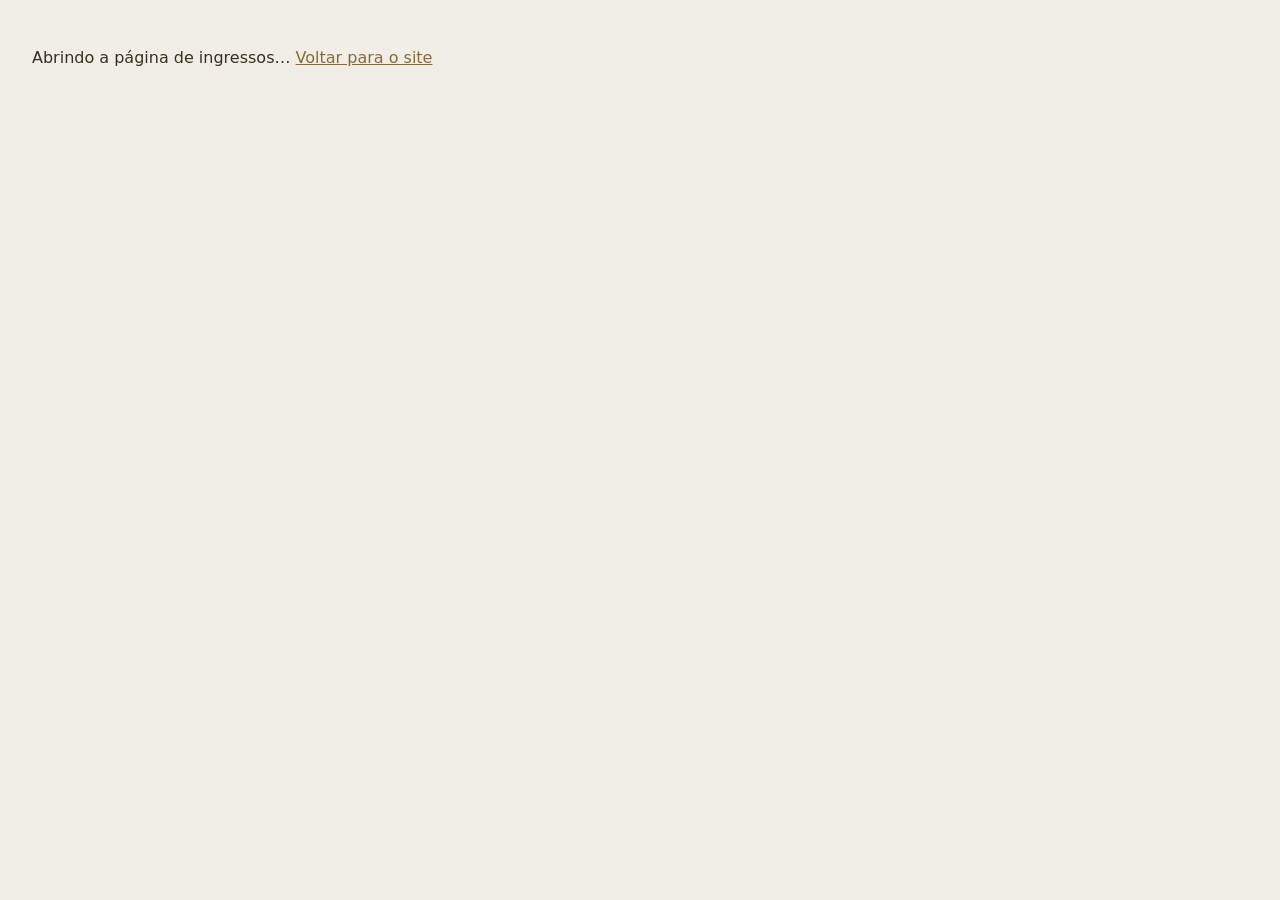
<file: ingressos/index.html>
<!DOCTYPE html>
<html lang="pt-BR">
<head>
  <meta charset="UTF-8">
  <meta name="viewport" content="width=device-width, initial-scale=1">
  <meta name="robots" content="noindex">
  <title>Ingressos | Réveillon Virada Fest 2027</title>

  <!-- Google Analytics (registra a visita e o clique em comprar antes de ir pra 4Ticket) -->
  <script async src="https://www.googletagmanager.com/gtag/js?id=G-BDNSYNP9D8"></script>
  <script>
    window.dataLayer = window.dataLayer || [];
    function gtag(){dataLayer.push(arguments);}
    gtag('js', new Date());
    gtag('config', 'G-BDNSYNP9D8');
  </script>

  <!-- Meta Pixel (pixels virada) -->
  <script>
    !function(f,b,e,v,n,t,s){if(f.fbq)return;n=f.fbq=function(){n.callMethod?
    n.callMethod.apply(n,arguments):n.queue.push(arguments)};if(!f._fbq)f._fbq=n;
    n.push=n;n.loaded=!0;n.version='2.0';n.queue=[];t=b.createElement(e);t.async=!0;
    t.src=v;s=b.getElementsByTagName(e)[0];s.parentNode.insertBefore(t,s)}(window,
    document,'script','https://connect.facebook.net/en_US/fbevents.js');
    fbq('init', '515619467882781');
    fbq('track', 'PageView');
  </script>

  <!-- Usa o link e a data de abertura do assets/js/config.js (não precisa editar este arquivo). -->
  <script src="../assets/js/config.js"></script>
  <script>
    (function () {
      var C = window.VF_CONFIG || {};
      var link = String(C.comprarUrl || '').trim();
      var abre = C.vendasAbremEm ? new Date(C.vendasAbremEm).getTime() : 0;
      var vendasAbertas = !!link && (!abre || Date.now() >= abre);
      var destino = vendasAbertas ? link : '../#setores';
      if (vendasAbertas && location.search) {
        try {
          var u = new URL(link), q = new URLSearchParams(location.search);
          ['utm_source','utm_medium','utm_campaign','utm_content','utm_term','fbclid','gclid'].forEach(function (k) { if (q.get(k) && !u.searchParams.has(k)) u.searchParams.set(k, q.get(k)); });
          destino = u.toString();
        } catch (e) {}
      }

      var foi = false;
      function ir() { if (foi) return; foi = true; location.replace(destino); }

      if (vendasAbertas) {
        try { fbq('track', 'InitiateCheckout'); } catch (e) {}
        try {
          gtag('event', 'begin_checkout', {
            currency: 'BRL',
            items: [{ item_name: 'Réveillon Virada Fest 2027' }],
            transport_type: 'beacon',
            event_callback: ir
          });
        } catch (e) {}
      }
      // Espera no máximo 1 segundo pra registrar e segue pra compra.
      setTimeout(ir, vendasAbertas ? 1000 : 0);
    })();
  </script>
</head>
<body style="font-family:system-ui,sans-serif;padding:24px;background:#F1EEE8;color:#3A2F20">
  <p>Abrindo a página de ingressos… <a href="../" style="color:#8C6A2F">Voltar para o site</a></p>
</body>
</html>
</file>
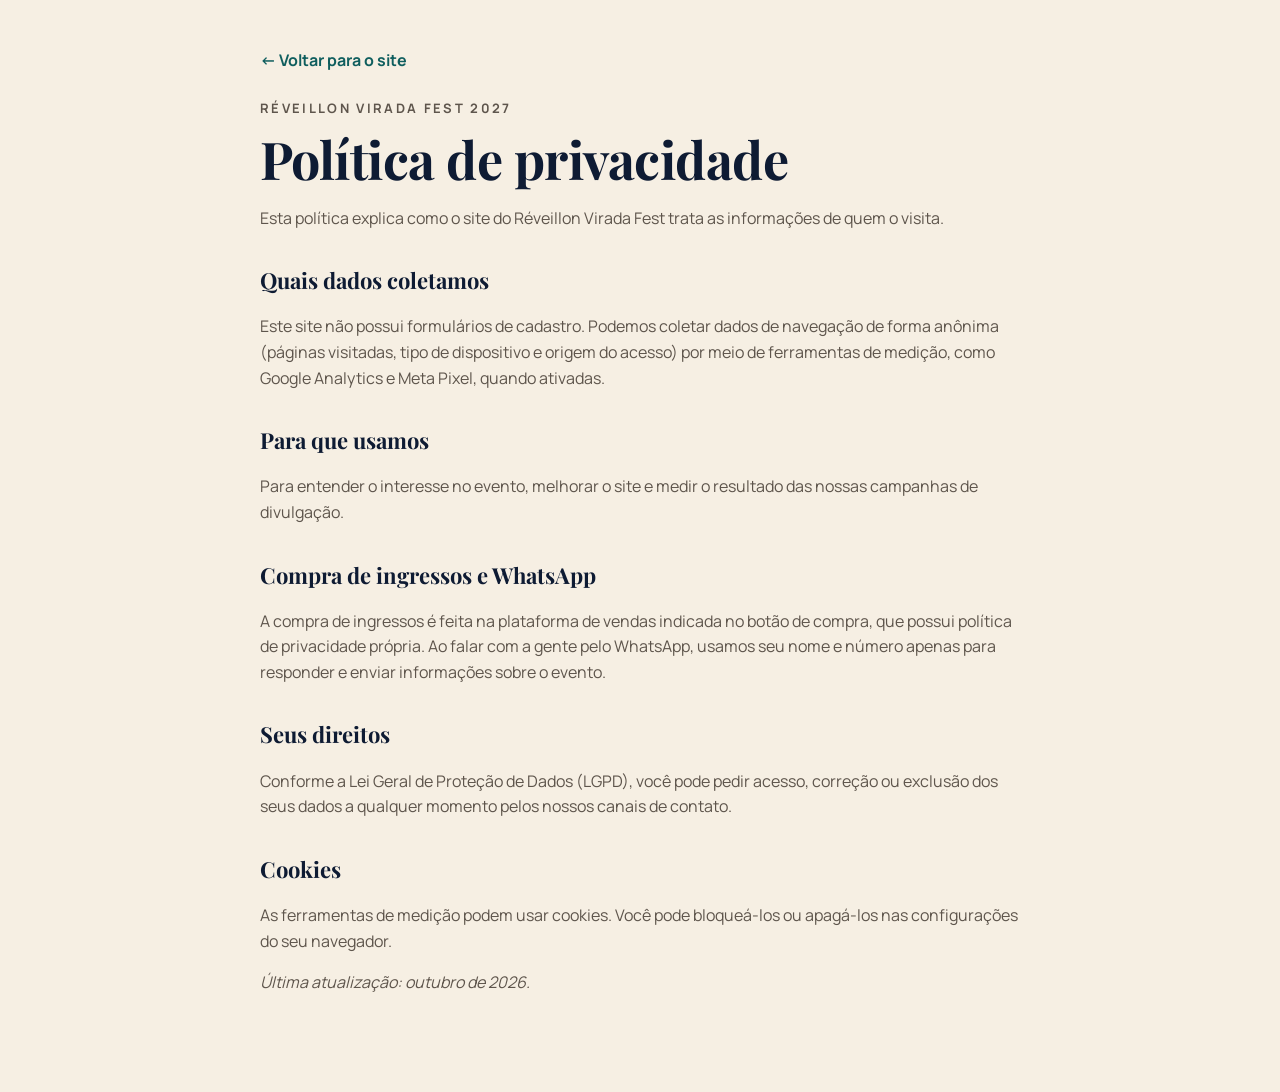
<file: privacidade.html>
<!DOCTYPE html>
<html lang="pt-BR">
<head>
  <!-- Google tag (gtag.js) - Google Analytics G-BDNSYNP9D8 -->
  <script async src="https://www.googletagmanager.com/gtag/js?id=G-BDNSYNP9D8"></script>
  <script>
    window.dataLayer = window.dataLayer || [];
    function gtag(){dataLayer.push(arguments);}
    gtag('js', new Date());
    gtag('config', 'G-BDNSYNP9D8');
  </script>
  <meta charset="UTF-8">
  <meta name="viewport" content="width=device-width, initial-scale=1">
  <title>Política de privacidade | Réveillon Virada Fest 2027</title>
  <meta name="robots" content="noindex, follow">
  <link rel="icon" href="favicon.svg" type="image/svg+xml">
  <link rel="preconnect" href="https://fonts.googleapis.com">
  <link rel="preconnect" href="https://fonts.gstatic.com" crossorigin>
  <link href="https://fonts.googleapis.com/css2?family=Manrope:wght@400;600;700;800&family=Playfair+Display:ital,wght@0,700;1,500&display=swap" rel="stylesheet">
  <link rel="stylesheet" href="assets/css/style.css">
  <style>
    body { padding-bottom: 0; }
    .page { padding: 48px 0 80px; max-width: 760px; }
    .page h2 { font-family: var(--font-title); color: var(--navy); font-size: 22px; margin: 32px 0 8px; }
    .page p, .page li { color: var(--muted); }
    .back { display: inline-block; margin-bottom: 24px; color: var(--teal); font-weight: 700; text-decoration: none; }
  </style>
</head>
<body>
  <main class="container page">
    <a class="back" href="./">&larr; Voltar para o site</a>
    <p class="eyebrow">Réveillon Virada Fest 2027</p>
    <h1 class="title">Política de privacidade</h1>
    <!-- EDITAR: revise este texto com a organização/jurídico antes de publicar. -->
    <p>Esta política explica como o site do Réveillon Virada Fest trata as informações de quem o visita.</p>
    <h2>Quais dados coletamos</h2>
    <p>Este site não possui formulários de cadastro. Podemos coletar dados de navegação de forma anônima (páginas visitadas, tipo de dispositivo e origem do acesso) por meio de ferramentas de medição, como Google Analytics e Meta Pixel, quando ativadas.</p>
    <h2>Para que usamos</h2>
    <p>Para entender o interesse no evento, melhorar o site e medir o resultado das nossas campanhas de divulgação.</p>
    <h2>Compra de ingressos e WhatsApp</h2>
    <p>A compra de ingressos é feita na plataforma de vendas indicada no botão de compra, que possui política de privacidade própria. Ao falar com a gente pelo WhatsApp, usamos seu nome e número apenas para responder e enviar informações sobre o evento.</p>
    <h2>Seus direitos</h2>
    <p>Conforme a Lei Geral de Proteção de Dados (LGPD), você pode pedir acesso, correção ou exclusão dos seus dados a qualquer momento pelos nossos canais de contato.</p>
    <h2>Cookies</h2>
    <p>As ferramentas de medição podem usar cookies. Você pode bloqueá-los ou apagá-los nas configurações do seu navegador.</p>
    <p><em>Última atualização: outubro de 2026.</em></p>
  </main>
</body>
</html>
</file>
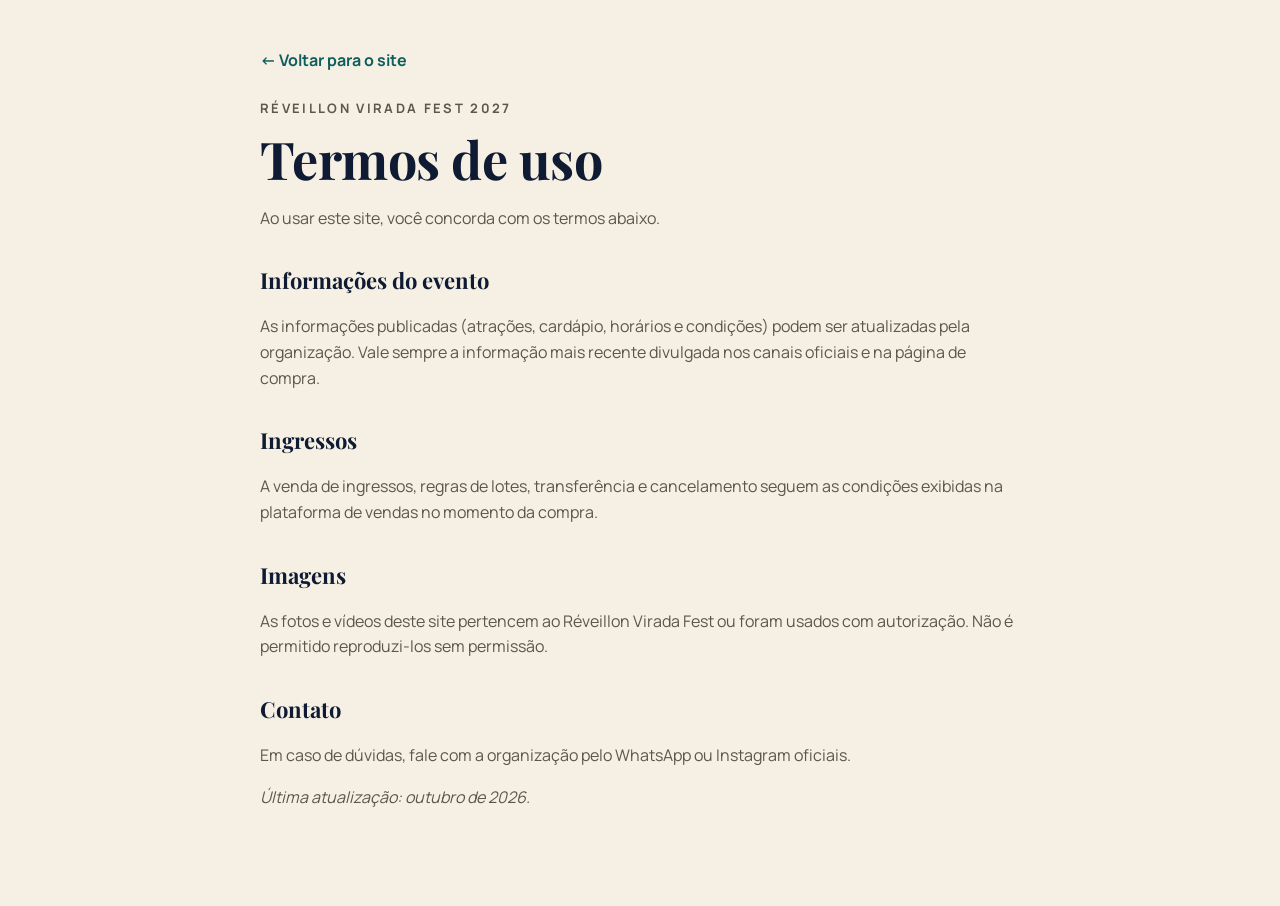
<file: termos.html>
<!DOCTYPE html>
<html lang="pt-BR">
<head>
  <!-- Google tag (gtag.js) - Google Analytics G-BDNSYNP9D8 -->
  <script async src="https://www.googletagmanager.com/gtag/js?id=G-BDNSYNP9D8"></script>
  <script>
    window.dataLayer = window.dataLayer || [];
    function gtag(){dataLayer.push(arguments);}
    gtag('js', new Date());
    gtag('config', 'G-BDNSYNP9D8');
  </script>
  <meta charset="UTF-8">
  <meta name="viewport" content="width=device-width, initial-scale=1">
  <title>Termos de uso | Réveillon Virada Fest 2027</title>
  <meta name="robots" content="noindex, follow">
  <link rel="icon" href="favicon.svg" type="image/svg+xml">
  <link rel="preconnect" href="https://fonts.googleapis.com">
  <link rel="preconnect" href="https://fonts.gstatic.com" crossorigin>
  <link href="https://fonts.googleapis.com/css2?family=Manrope:wght@400;600;700;800&family=Playfair+Display:ital,wght@0,700;1,500&display=swap" rel="stylesheet">
  <link rel="stylesheet" href="assets/css/style.css">
  <style>
    body { padding-bottom: 0; }
    .page { padding: 48px 0 80px; max-width: 760px; }
    .page h2 { font-family: var(--font-title); color: var(--navy); font-size: 22px; margin: 32px 0 8px; }
    .page p, .page li { color: var(--muted); }
    .back { display: inline-block; margin-bottom: 24px; color: var(--teal); font-weight: 700; text-decoration: none; }
  </style>
</head>
<body>
  <main class="container page">
    <a class="back" href="./">&larr; Voltar para o site</a>
    <p class="eyebrow">Réveillon Virada Fest 2027</p>
    <h1 class="title">Termos de uso</h1>
    <!-- EDITAR: revise este texto com a organização/jurídico antes de publicar. -->
    <p>Ao usar este site, você concorda com os termos abaixo.</p>
    <h2>Informações do evento</h2>
    <p>As informações publicadas (atrações, cardápio, horários e condições) podem ser atualizadas pela organização. Vale sempre a informação mais recente divulgada nos canais oficiais e na página de compra.</p>
    <h2>Ingressos</h2>
    <p>A venda de ingressos, regras de lotes, transferência e cancelamento seguem as condições exibidas na plataforma de vendas no momento da compra.</p>
    <h2>Imagens</h2>
    <p>As fotos e vídeos deste site pertencem ao Réveillon Virada Fest ou foram usados com autorização. Não é permitido reproduzi-los sem permissão.</p>
    <h2>Contato</h2>
    <p>Em caso de dúvidas, fale com a organização pelo WhatsApp ou Instagram oficiais.</p>
    <p><em>Última atualização: outubro de 2026.</em></p>
  </main>
</body>
</html>
</file>
<file: assets/css/style.css>
/* ===== Virada Fest 2027 — estilos ===== */
:root {
  --cream: #F6EFE3;
  --cream-2: #EFE5D4;
  --ink: #1F1A17;
  --muted: #5E554C;
  --terra: #B9532B;
  --terra-dark: #973F1E;
  --teal: #0F5E5E;
  --teal-dark: #0A4545;
  --navy: #0E1B33;
  --navy-2: #13233F;
  --gold: #C9A66B;
  --gold-soft: #E4CFA4;
  --buy: #7CC4F0;        /* botões de compra (azul dos copos). Para voltar ao terracota: #B9532B */
  --buy-hover: #A6D8F6;  /* terracota: #973F1E */
  --buy-text: #0E1B33;   /* terracota: #FFFFFF */
  --white: #FFFFFF;
  --radius: 14px;
  --shadow: 0 10px 30px rgba(31, 26, 23, .10);
  --font-title: 'Playfair Display', Georgia, 'Times New Roman', serif;
  --font-body: 'Manrope', system-ui, -apple-system, 'Segoe UI', Roboto, sans-serif;
  --header-h: 68px;
}

*, *::before, *::after { box-sizing: border-box; }
html { scroll-behavior: smooth; scroll-padding-top: var(--header-h); -webkit-text-size-adjust: 100%; }
body {
  margin: 0;
  background: var(--cream);
  color: var(--ink);
  font-family: var(--font-body);
  font-size: 16px;
  line-height: 1.6;
  overflow-x: hidden;
  padding-bottom: 76px; /* espaço da barra fixa no celular */
}
img { max-width: 100%; display: block; height: auto; }
a { color: inherit; }
button { font: inherit; }
.container { width: 100%; max-width: 1160px; margin: 0 auto; padding: 0 20px; }

.skip { position: absolute; left: -9999px; top: 8px; z-index: 100; background: var(--navy); color: #fff; padding: 10px 14px; border-radius: 8px; }
.skip:focus { left: 8px; }
:focus-visible { outline: 3px solid var(--gold); outline-offset: 3px; }

/* ===== Tipografia ===== */
.eyebrow {
  margin: 0 0 12px;
  font-size: 13px;
  font-weight: 700;
  letter-spacing: .18em;
  text-transform: uppercase;
  color: var(--terra);
}
.eyebrow--light { color: var(--gold-soft); }
.title {
  margin: 0 0 18px;
  font-family: var(--font-title);
  font-weight: 700;
  font-size: clamp(30px, 6.4vw, 52px);
  line-height: 1.1;
  letter-spacing: -.01em;
  color: var(--navy);
  text-wrap: balance;
}
.title--light { color: var(--white); }
.lead { margin: 0 0 24px; font-size: clamp(17px, 2.2vw, 19px); color: var(--muted); max-width: 62ch; }
.lead--light { color: rgba(255, 255, 255, .86); }

.ornament { display: block; width: 64px; height: 2px; background: var(--terra); margin: 0 auto 24px; position: relative; }
.ornament::after { content: ''; position: absolute; left: 50%; top: 50%; width: 8px; height: 8px; background: var(--cream); border: 2px solid var(--terra); transform: translate(-50%, -50%) rotate(45deg); }
.ornament--gold { background: var(--gold); }
.ornament--gold::after { border-color: var(--gold); background: var(--navy); }

/* ===== Botões ===== */
.btn {
  display: inline-flex; align-items: center; justify-content: center;
  min-height: 52px; padding: 14px 28px;
  border-radius: 999px; border: 2px solid transparent;
  font-family: var(--font-body); font-weight: 800; font-size: 15px;
  letter-spacing: .08em; text-transform: uppercase; text-decoration: none;
  cursor: pointer; transition: background .2s, color .2s, border-color .2s, transform .2s;
}
.btn:active { transform: translateY(1px); }
.btn--primary { background: var(--buy); color: var(--buy-text); }
.btn--primary:hover { background: var(--buy-hover); }
.sectors .btn--primary, .buybar .btn--primary { box-shadow: inset 0 0 0 1.5px rgba(14, 27, 51, .18); }
.btn--ghost { border-color: rgba(255, 255, 255, .7); color: var(--white); background: rgba(255, 255, 255, .06); }
.btn--ghost:hover { background: var(--white); color: var(--navy); }
.btn--teal { background: var(--teal); color: var(--white); }
.btn--teal:hover { background: var(--teal-dark); }
.btn--sm { min-height: 48px; padding: 10px 20px; font-size: 13px; }
.btn--lg { min-height: 58px; padding: 16px 40px; font-size: 16px; }
.btn--block { width: 100%; }

/* ===== Cabeçalho ===== */
.header {
  position: fixed; inset: 0 0 auto 0; z-index: 50;
  height: var(--header-h);
  transition: background .3s, box-shadow .3s;
}
.header__inner { height: 100%; display: flex; align-items: center; justify-content: space-between; gap: 16px; }
.header.is-solid { background: var(--cream); box-shadow: 0 1px 0 rgba(31, 26, 23, .08); }

.logo { text-decoration: none; color: var(--white); display: flex; flex-direction: column; line-height: 1; }
.logo__small { font-family: var(--font-title); font-style: italic; font-weight: 500; font-size: 15px; color: var(--gold-soft); }
.logo__main { font-family: var(--font-body); font-weight: 800; font-size: 19px; letter-spacing: .1em; text-transform: uppercase; }
.logo__main b { color: var(--gold); font-weight: 800; }
.header.is-solid .logo { color: var(--navy); }
.header.is-solid .logo__small { color: var(--terra); }
.header.is-solid .logo__main b { color: var(--terra); }

.menu-toggle {
  display: inline-flex; flex-direction: column; justify-content: center; gap: 5px;
  width: 48px; height: 48px; padding: 12px; border: 0; background: transparent; cursor: pointer;
}
.menu-toggle span { display: block; height: 2px; background: var(--white); border-radius: 2px; transition: transform .25s, opacity .25s; }
.header.is-solid .menu-toggle span, .header.is-open .menu-toggle span { background: var(--navy); }
.header.is-open .menu-toggle span:nth-child(1) { transform: translateY(7px) rotate(45deg); }
.header.is-open .menu-toggle span:nth-child(2) { opacity: 0; }
.header.is-open .menu-toggle span:nth-child(3) { transform: translateY(-7px) rotate(-45deg); }

.nav {
  position: fixed; top: var(--header-h); left: 0; right: 0;
  background: var(--cream); padding: 8px 20px 24px;
  box-shadow: 0 20px 30px rgba(0, 0, 0, .12);
  display: none;
}
.header.is-open { background: var(--cream); }
.header.is-open .logo { color: var(--navy); }
.header.is-open .logo__small, .header.is-open .logo__main b { color: var(--terra); }
.header.is-open .nav { display: block; }
.nav ul { list-style: none; margin: 0 0 16px; padding: 0; }
.nav li a { display: block; padding: 14px 4px; font-weight: 700; text-decoration: none; color: var(--navy); border-bottom: 1px solid rgba(31, 26, 23, .08); }
.nav .btn { width: 100%; }

/* ===== Capa ===== */
.hero { position: relative; min-height: 100svh; display: flex; align-items: flex-end; color: var(--white); overflow: hidden; background: var(--navy); }
.hero__bg img { position: absolute; inset: 0; width: 100%; height: 100%; object-fit: cover; object-position: 40% 50%; }
.hero__shade { position: absolute; inset: 0; background: linear-gradient(180deg, rgba(14, 27, 51, .55) 0%, rgba(14, 27, 51, .25) 35%, rgba(14, 27, 51, .85) 75%, rgba(14, 27, 51, .95) 100%); }
.hero__fx { position: absolute; inset: 0; width: 100%; height: 100%; pointer-events: none; }
.hero__content { position: relative; padding-top: calc(var(--header-h) + 40px); padding-bottom: 104px; }
.hero__title {
  margin: 0 0 14px;
  font-family: var(--font-title); font-weight: 700;
  font-size: clamp(38px, 9vw, 76px); line-height: 1.04; letter-spacing: -.015em;
  max-width: 15ch; text-wrap: balance;
}
.hero__sub { margin: 0 0 22px; font-size: clamp(17px, 2.4vw, 21px); color: rgba(255, 255, 255, .9); max-width: 40ch; }
.seals { list-style: none; padding: 0; margin: 0 0 28px; display: flex; flex-wrap: wrap; gap: 8px; }
.seals li {
  font-size: 12px; font-weight: 800; letter-spacing: .14em; text-transform: uppercase;
  padding: 8px 14px; border: 1px solid rgba(228, 207, 164, .6); border-radius: 999px;
  color: var(--gold-soft); background: rgba(14, 27, 51, .45);
}
.hero__ctas { display: flex; flex-direction: column; gap: 12px; }

/* ===== Tradição ===== */
.tradition { padding: 80px 0; text-align: center; background: var(--cream); }
.tradition__inner { max-width: 820px; }
.tradition .lead { margin: 0 auto; }

/* ===== Atrações ===== */
.atracoes { padding: 80px 0 88px; background: var(--navy); text-align: center; }
.atracoes .lead { margin: 0 auto; }
.atracoes__lista { list-style: none; margin: 48px 0 52px; padding: 0; display: flex; flex-wrap: wrap; justify-content: center; gap: 36px 16px; }
.atracao { flex: 0 0 calc(50% - 8px); display: flex; flex-direction: column; align-items: center; min-width: 0; }
.atracao__foto { width: min(150px, 100%); aspect-ratio: 1; padding: 4px; border-radius: 50%; background: linear-gradient(135deg, var(--gold-soft), var(--gold) 55%, #A5834A); box-shadow: 0 12px 28px rgba(0, 0, 0, .35); }
.atracao__foto img { display: block; width: 100%; height: 100%; object-fit: cover; border-radius: 50%; border: 3px solid var(--navy); }
.atracao__nome { margin: 16px 0 0; font-family: var(--font-title); font-weight: 700; font-size: 20px; line-height: 1.2; color: var(--white); text-wrap: balance; }
@media (min-width: 700px) {
  .atracoes__lista { gap: 44px 24px; }
  .atracao { flex-basis: calc(25% - 18px); }
  .atracao__foto { width: 170px; }
  .atracao__nome { font-size: 22px; }
}
@media (min-width: 960px) {
  .atracoes { padding: 112px 0; }
  .atracao__foto { width: 190px; }
}

/* ===== Experiências ===== */
.experience { padding: 72px 0 88px; background: var(--cream-2); }
.cards { display: grid; gap: 20px; margin-top: 32px; }
.card { background: var(--white); border-radius: var(--radius); overflow: hidden; box-shadow: var(--shadow); display: flex; flex-direction: column; }
.card__media { aspect-ratio: 4 / 3; overflow: hidden; }
.card__media img { width: 100%; height: 100%; object-fit: cover; }
.card__body { padding: 24px 24px 28px; border-top: 3px solid var(--terra); }
.card h3 { margin: 0 0 8px; font-family: var(--font-title); font-size: 24px; color: var(--navy); }
.card p { margin: 0; color: var(--muted); }

/* ===== Local ===== */
.venue { padding: 88px 0; background: var(--cream); }
.venue__grid { display: grid; gap: 36px; align-items: center; }
.venue__media { display: grid; gap: 12px; }
.venue__main { width: 100%; aspect-ratio: 16 / 10; object-fit: cover; border-radius: var(--radius); }
.venue__thumbs { display: grid; grid-template-columns: 1fr 1fr; gap: 12px; }
.venue__thumbs img { width: 100%; aspect-ratio: 4 / 3; object-fit: cover; border-radius: var(--radius); }
.venue__address { font-style: normal; font-weight: 700; color: var(--teal); margin: 0 0 24px; padding-left: 14px; border-left: 3px solid var(--gold); }

/* ===== Galeria ===== */
.gallery { padding: 88px 0 72px; background: var(--cream-2); }
.gallery__track {
  list-style: none; margin: 24px 0 0; padding: 4px 20px 12px;
  display: grid; grid-auto-flow: column; grid-auto-columns: 74%; gap: 12px;
  overflow-x: auto; scroll-snap-type: x mandatory; scrollbar-width: none;
  -webkit-overflow-scrolling: touch;
}
.gallery__track::-webkit-scrollbar { display: none; }
.gallery__track li { scroll-snap-align: center; }
.gallery__track button { display: block; width: 100%; padding: 0; border: 0; border-radius: var(--radius); overflow: hidden; cursor: zoom-in; background: var(--navy); }
.gallery__track img { width: 100%; aspect-ratio: 4 / 5; object-fit: cover; transition: transform .4s; }
.gallery__track button:hover img { transform: scale(1.03); }
.gallery__nav { display: flex; justify-content: flex-end; gap: 10px; margin-top: 8px; }
.round-btn { width: 48px; height: 48px; border-radius: 50%; border: 1.5px solid var(--navy); background: transparent; color: var(--navy); font-size: 20px; cursor: pointer; }
.round-btn:hover { background: var(--navy); color: var(--white); }

/* ===== Vídeo ===== */
.video { padding: 88px 0; background: var(--navy); text-align: center; }
.video__frame { position: relative; margin: 28px auto 0; max-width: 900px; aspect-ratio: 16 / 9; border-radius: var(--radius); overflow: hidden; background: #000; border: 1px solid rgba(201, 166, 107, .4); }
.video__frame iframe, .video__frame video { position: absolute; inset: 0; width: 100%; height: 100%; border: 0; }
.video__cover { position: absolute; inset: 0; padding: 0; border: 0; cursor: pointer; background: #000; }
.video__cover img { width: 100%; height: 100%; object-fit: cover; opacity: .75; }
.video__play { position: absolute; left: 50%; top: 50%; width: 76px; height: 76px; transform: translate(-50%, -50%); border-radius: 50%; background: var(--terra); box-shadow: 0 0 0 10px rgba(185, 83, 43, .25); }
.video__play::after { content: ''; position: absolute; left: 31px; top: 24px; border-left: 22px solid #fff; border-top: 14px solid transparent; border-bottom: 14px solid transparent; }

/* ===== CTA ===== */
.cta { position: relative; padding: 104px 0; text-align: center; overflow: hidden; background: var(--navy); }
.cta__bg { position: absolute; inset: 0; width: 100%; height: 100%; object-fit: cover; filter: blur(3px) saturate(.8); transform: scale(1.05); opacity: .35; }
.cta__shade { position: absolute; inset: 0; background: radial-gradient(ellipse at center, rgba(14, 27, 51, .6) 0%, rgba(14, 27, 51, .95) 75%); }
.cta__inner { position: relative; max-width: 760px; }
.cta .lead { margin: 0 auto 32px; }
.cta__note { margin: 18px 0 0; color: var(--gold-soft); font-size: 15px; }

/* ===== FAQ ===== */
.faq { padding: 88px 0; background: var(--cream); }
.faq__inner { max-width: 820px; }
.faq__list { margin-top: 24px; border-top: 1px solid rgba(31, 26, 23, .14); }
.faq details { border-bottom: 1px solid rgba(31, 26, 23, .14); }
.faq summary {
  list-style: none; cursor: pointer; position: relative;
  padding: 20px 48px 20px 0; min-height: 48px;
  font-weight: 700; font-size: 17px; color: var(--navy);
}
.faq summary::-webkit-details-marker { display: none; }
.faq summary::after { content: '+'; position: absolute; right: 8px; top: 50%; transform: translateY(-50%); font-size: 26px; font-weight: 400; color: var(--terra); transition: transform .2s; }
.faq details[open] summary::after { transform: translateY(-50%) rotate(45deg); }
.faq__answer { padding: 0 0 20px; color: var(--muted); }
.faq__answer p { margin: 0; }
.faq__more { margin: 28px 0 0; color: var(--muted); }
.faq__more a { color: var(--teal); font-weight: 700; }

/* ===== Rodapé ===== */
.footer { background: var(--navy); color: rgba(255, 255, 255, .78); padding: 64px 0 24px; }
.footer__grid { display: grid; gap: 32px; }
.logo--footer { color: var(--white); margin-bottom: 14px; }
.footer__title { margin: 0 0 12px; font-size: 13px; letter-spacing: .16em; text-transform: uppercase; color: var(--gold); }
.footer__text { margin: 0; font-style: normal; }
.footer__links { list-style: none; margin: 0; padding: 0; }
.footer__links a { display: inline-block; padding: 6px 0; text-decoration: none; }
.footer__links a:hover, .footer__bottom a:hover { color: var(--gold-soft); }
.footer__bottom { margin-top: 40px; padding-top: 20px; border-top: 1px solid rgba(255, 255, 255, .12); font-size: 14px; }
.footer__bottom p { margin: 4px 0; }
.footer__bottom a { text-decoration: none; }

/* ===== Barra fixa de compra e WhatsApp ===== */
.buybar {
  position: fixed; left: 0; right: 0; bottom: 0; z-index: 40;
  padding: 10px 16px calc(10px + env(safe-area-inset-bottom));
  background: rgba(246, 239, 227, .96); backdrop-filter: blur(8px);
  box-shadow: 0 -6px 20px rgba(0, 0, 0, .10);
}
.wa-float {
  position: fixed; right: 16px; bottom: calc(86px + env(safe-area-inset-bottom)); z-index: 41;
  width: 54px; height: 54px; border-radius: 50%;
  display: flex; align-items: center; justify-content: center;
  background: #25D366; color: #fff; box-shadow: 0 6px 18px rgba(0, 0, 0, .22);
  transition: opacity .25s, transform .25s;
}
.wa-float.is-hidden { opacity: 0; transform: translateY(12px); pointer-events: none; }

/* ===== Lightbox ===== */
.lightbox { position: fixed; inset: 0; z-index: 100; background: rgba(8, 14, 28, .95); display: flex; align-items: center; justify-content: center; padding: 56px 12px; }
.lightbox[hidden] { display: none; }
.lightbox img { max-width: 100%; max-height: 100%; object-fit: contain; border-radius: 8px; }
.lightbox button { position: absolute; width: 48px; height: 48px; border-radius: 50%; border: 0; background: rgba(255, 255, 255, .12); color: #fff; font-size: 22px; cursor: pointer; }
.lightbox__close { top: 12px; right: 12px; font-size: 30px !important; }
.lightbox__prev { left: 12px; top: 50%; transform: translateY(-50%); }
.lightbox__next { right: 12px; top: 50%; transform: translateY(-50%); }

/* ===== Data na capa ===== */
.hero__when { display: flex; flex-direction: column; gap: 2px; margin: 0 0 22px; font-weight: 700; font-size: 15px; color: var(--white); }
@media (min-width: 700px) { .hero__when { flex-direction: row; } .hero__when span + span::before { content: '·'; margin: 0 10px; color: var(--gold); } }

/* ===== Setores ===== */
.sectors { padding: 88px 0; background: var(--cream); }
.sectors__grid { display: grid; gap: 20px; margin-top: 32px; align-items: stretch; }
.sector { display: flex; flex-direction: column; gap: 18px; padding: 28px 24px; background: var(--white); border: 1px solid rgba(31, 26, 23, .10); border-radius: var(--radius); box-shadow: var(--shadow); }
.sector--feature { background: var(--navy); color: rgba(255, 255, 255, .86); border-color: var(--navy); }
.sector__head { padding-bottom: 18px; border-bottom: 1px solid rgba(31, 26, 23, .12); }
.sector--feature .sector__head { border-color: rgba(201, 166, 107, .35); }
.sector h3 { margin: 0; font-family: var(--font-title); font-size: 28px; color: var(--navy); }
.sector--feature h3 { color: var(--white); }
.sector__type { margin: 4px 0 0; font-size: 13px; font-weight: 800; letter-spacing: .12em; text-transform: uppercase; color: var(--terra); }
.sector--feature .sector__type { color: var(--gold-soft); }
.sector__price { margin: 12px 0 0; font-weight: 800; font-size: 20px; color: var(--teal); }
.sector--feature .sector__price { color: var(--gold-soft); }
.sector__block h4 { margin: 0 0 4px; font-size: 14px; font-weight: 800; color: var(--navy); }
.sector--feature .sector__block h4 { color: var(--gold); }
.sector__block p { margin: 0; font-size: 15px; color: var(--muted); }
.sector--feature .sector__block p { color: rgba(255, 255, 255, .82); }
.sector__perk { margin: 0; padding: 10px 14px; border-radius: 10px; background: var(--cream-2); border-left: 3px solid var(--gold); font-weight: 800; font-size: 14px; color: var(--teal); }
.sector .btn { margin-top: auto; }
.sectors__extra { display: grid; gap: 18px; margin-top: 20px; padding: 24px; border-radius: var(--radius); background: var(--cream-2); border: 1px solid rgba(31, 26, 23, .08); }
.sectors__extra h3 { margin: 0 0 4px; font-family: var(--font-title); font-size: 20px; color: var(--navy); }
.sectors__extra p { margin: 0; font-size: 15px; color: var(--muted); }
.sectors__extra .btn { justify-self: start; }
@media (min-width: 960px) { .sectors__extra { grid-template-columns: 1fr 1fr auto; align-items: center; gap: 32px; padding: 28px 32px; } }
.sectors__note { margin: 24px 0 0; font-size: 15px; color: var(--muted); }
.sectors__note span { font-weight: 700; color: var(--ink); }
@media (min-width: 960px) {
  .sectors { padding: 120px 0; }
  .sectors__grid { grid-template-columns: 1fr 1fr; gap: 28px; }
  .sector { padding: 36px 32px; }
}

/* ===== Aviso de pré-venda ===== */
.aviso { position: fixed; inset: 0; z-index: 90; display: flex; align-items: center; justify-content: center; padding: 20px; background: rgba(8, 14, 28, .72); }
.aviso[hidden] { display: none; }
.aviso__box { position: relative; width: 100%; max-width: 440px; padding: 36px 28px 24px; background: var(--cream); border-radius: var(--radius); border-top: 4px solid var(--terra); box-shadow: 0 24px 60px rgba(0, 0, 0, .35); text-align: center; }
.aviso__titulo { margin: 0 0 12px; font-family: var(--font-title); font-size: 28px; line-height: 1.15; color: var(--navy); text-wrap: balance; }
.aviso__texto { margin: 0 0 24px; color: var(--muted); }
.aviso__fechar { position: absolute; top: 8px; right: 8px; width: 48px; height: 48px; border: 0; background: transparent; font-size: 28px; color: var(--navy); cursor: pointer; }
.aviso__voltar { display: block; width: 100%; min-height: 48px; margin-top: 8px; border: 0; background: transparent; color: var(--teal); font-weight: 700; cursor: pointer; }

/* ===== Contador ===== */
.countdown { margin: 0 0 24px; }
.countdown__label { margin: 0 0 8px; font-size: 12px; font-weight: 800; letter-spacing: .16em; text-transform: uppercase; color: var(--gold-soft); }
.countdown__grid { display: flex; gap: 8px; }
.countdown__grid div { min-width: 64px; padding: 10px 8px 8px; text-align: center; border: 1px solid rgba(228, 207, 164, .4); border-radius: 10px; background: rgba(14, 27, 51, .55); }
.countdown__grid span { display: block; font-family: var(--font-title); font-size: 28px; font-weight: 700; line-height: 1; color: var(--white); font-variant-numeric: tabular-nums; }
.countdown__grid small { display: block; margin-top: 4px; font-size: 11px; font-weight: 700; letter-spacing: .1em; text-transform: uppercase; color: rgba(255, 255, 255, .7); }
@media (min-width: 960px) { .countdown__grid div { min-width: 78px; } .countdown__grid span { font-size: 34px; } }

/* ===== Telas maiores ===== */
@media (min-width: 700px) {
  .hero__ctas { flex-direction: row; }
  .gallery__track { grid-auto-columns: 40%; }
  .hero__content { padding-bottom: 72px; }
  .footer__grid { grid-template-columns: 1.4fr 1fr 1fr; }
}
@media (min-width: 960px) {
  :root { --header-h: 80px; }
  body { padding-bottom: 0; }
  .buybar { display: none; }
  .wa-float { bottom: 24px; right: 24px; }
  .menu-toggle { display: none; }
  .nav { position: static; display: flex; align-items: center; gap: 28px; padding: 0; background: none; box-shadow: none; }
  .nav ul { display: flex; gap: 26px; margin: 0; }
  .nav li a { padding: 8px 0; border: 0; color: var(--white); font-size: 15px; }
  .header.is-solid .nav li a { color: var(--navy); }
  .nav li a:hover { color: var(--gold-soft); }
  .header.is-solid .nav li a:hover { color: var(--terra); }
  .nav .btn { width: auto; }
  .hero { align-items: center; }
  .hero__content { padding-bottom: 80px; }
  .gallery__track { padding-right: 40px; }
  .tradition { padding: 112px 0; }
  .cards { grid-template-columns: repeat(3, 1fr); gap: 28px; }
  .venue { padding: 120px 0; }
  .venue__grid { grid-template-columns: 1.15fr 1fr; gap: 64px; }
  .gallery__track { grid-auto-columns: calc((100% - 48px) / 4.3); padding-left: max(20px, calc((100vw - 1160px) / 2 + 20px)); }
  .cta { padding: 136px 0; }
}
@media (prefers-reduced-motion: reduce) {
  html { scroll-behavior: auto; }
  * { transition: none !important; animation: none !important; }
}
</file>
